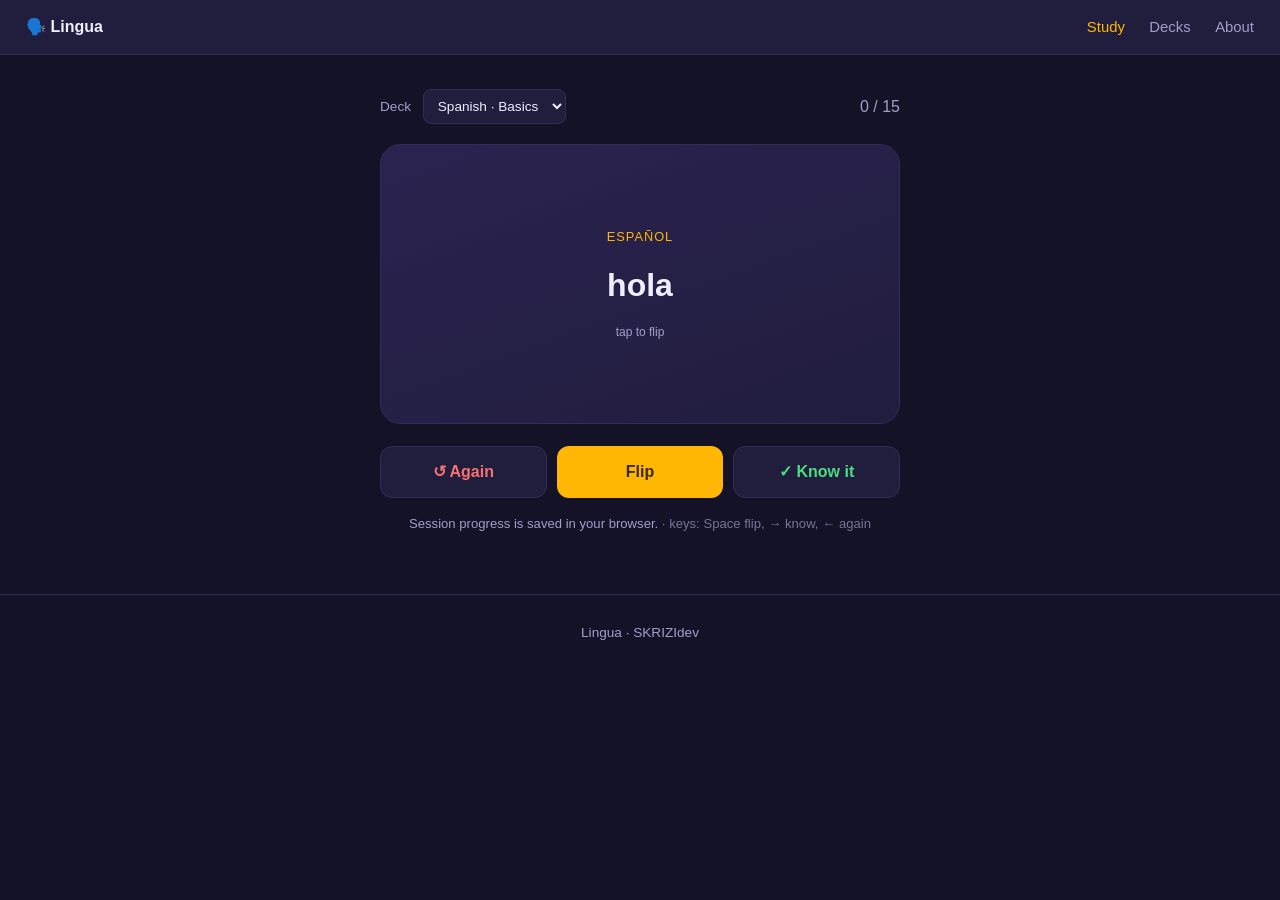
<file: index.html>
<!DOCTYPE html>
<html lang="en">
<head>
<meta charset="UTF-8">
<meta name="viewport" content="width=device-width, initial-scale=1.0">
<title>Lingua — Flashcards for Language Learning</title>
<link rel="stylesheet" href="css/style.css">
</head>
<body>
<header class="topbar">
  <a class="brand" href="index.html">🗣️ Lingua</a>
  <nav>
    <a href="index.html" class="active">Study</a>
    <a href="decks.html">Decks</a>
    <a href="about.html">About</a>
  </nav>
</header>
<main class="study">
  <div class="deckbar">
    <label>Deck
      <select id="deck"></select>
    </label>
    <span class="counter" id="counter">0 / 0</span>
  </div>

  <div class="card" id="card">
    <div class="inner">
      <div class="face front"><span class="lang" id="frontLang"></span><p id="front">Pick a deck to begin</p><small>tap to flip</small></div>
      <div class="face back"><span class="lang">English</span><p id="back"></p><small>tap to flip</small></div>
    </div>
  </div>

  <div class="controls">
    <button class="btn again" onclick="grade(false)">↺ Again</button>
    <button class="btn flip" onclick="flip()">Flip</button>
    <button class="btn know" onclick="grade(true)">✓ Know it</button>
  </div>
  <p class="hint">Session progress is saved in your browser.</p>
</main>
<footer class="foot">Lingua · SKRIZIdev</footer>
<script src="js/data.js"></script>
<script src="js/ui.js"></script>
<script src="js/study.js"></script>
</body>
</html>
</file>
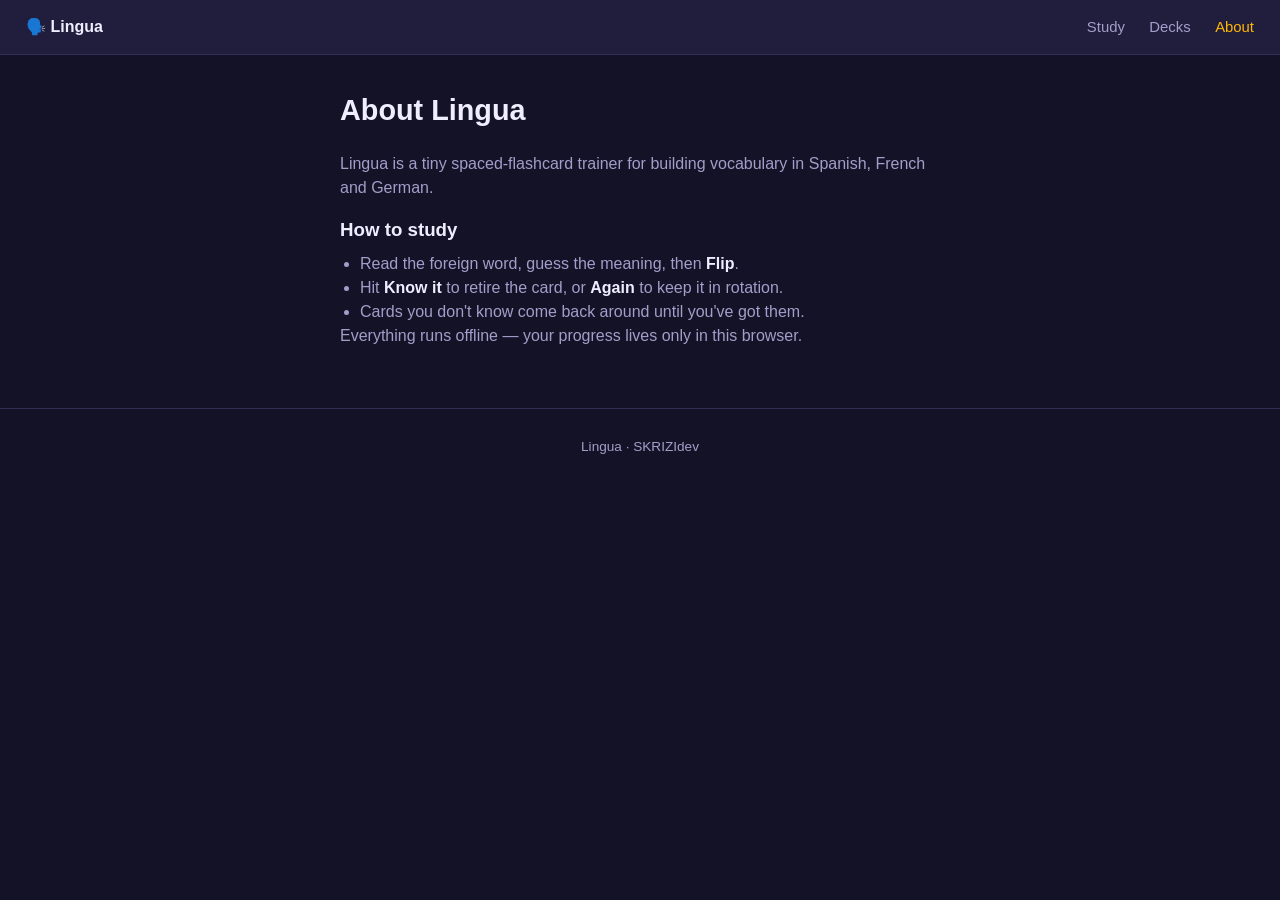
<file: about.html>
<!DOCTYPE html>
<html lang="en">
<head>
<meta charset="UTF-8">
<meta name="viewport" content="width=device-width, initial-scale=1.0">
<title>About — Lingua</title>
<link rel="stylesheet" href="css/style.css">
</head>
<body>
<header class="topbar">
  <a class="brand" href="index.html">🗣️ Lingua</a>
  <nav>
    <a href="index.html">Study</a>
    <a href="decks.html">Decks</a>
    <a href="about.html" class="active">About</a>
  </nav>
</header>
<main class="wrap">
  <h1 class="page-title">About Lingua</h1>
  <section class="prose">
    <p>Lingua is a tiny spaced-flashcard trainer for building vocabulary in Spanish, French and German.</p>
    <h3>How to study</h3>
    <ul>
      <li>Read the foreign word, guess the meaning, then <b>Flip</b>.</li>
      <li>Hit <b>Know it</b> to retire the card, or <b>Again</b> to keep it in rotation.</li>
      <li>Cards you don't know come back around until you've got them.</li>
    </ul>
    <p>Everything runs offline — your progress lives only in this browser.</p>
  </section>
</main>
<footer class="foot">Lingua · SKRIZIdev</footer>
</body>
</html>
</file>
<file: css/style.css>
:root{
  --bg:#141227; --panel:#211d3d; --line:#332c57; --txt:#f0edff; --muted:#a49dc9;
  --accent:#ffb703; --green:#4ade80; --red:#f87171;
}
*{box-sizing:border-box;margin:0;padding:0}
body{font-family:-apple-system,BlinkMacSystemFont,"Segoe UI",Roboto,sans-serif;background:var(--bg);color:var(--txt);line-height:1.5}
a{color:inherit;text-decoration:none}
.topbar{display:flex;align-items:center;justify-content:space-between;padding:15px 26px;background:var(--panel);border-bottom:1px solid var(--line);position:sticky;top:0;z-index:10}
.brand{font-weight:700}
nav a{color:var(--muted);margin-left:20px;font-size:.93rem}
nav a:hover,nav a.active{color:var(--accent)}
.study{max-width:560px;margin:0 auto;padding:34px 20px 60px}
.deckbar{display:flex;justify-content:space-between;align-items:center;margin-bottom:20px}
label{color:var(--muted);font-size:.85rem}
select{font:inherit;margin-left:8px;background:var(--panel);color:var(--txt);border:1px solid var(--line);border-radius:8px;padding:8px 10px}
.counter{color:var(--muted);font-variant-numeric:tabular-nums}
.card{perspective:1200px;cursor:pointer;height:280px;margin-bottom:22px}
.inner{position:relative;width:100%;height:100%;transition:transform .5s;transform-style:preserve-3d}
.card.flipped .inner{transform:rotateY(180deg)}
.face{position:absolute;inset:0;backface-visibility:hidden;border-radius:20px;border:1px solid var(--line);display:flex;flex-direction:column;align-items:center;justify-content:center;gap:14px;padding:24px;text-align:center}
.front{background:linear-gradient(160deg,#2a2350,#211d3d)}
.back{background:linear-gradient(160deg,#3a2f1a,#2b2410);transform:rotateY(180deg)}
.face p{font-size:2rem;font-weight:700}
.lang{color:var(--accent);font-size:.8rem;letter-spacing:1px;text-transform:uppercase}
.face small{color:var(--muted);font-size:.75rem}
.controls{display:grid;grid-template-columns:1fr 1fr 1fr;gap:10px}
.btn{font:inherit;padding:13px;border-radius:12px;border:1px solid var(--line);background:var(--panel);color:var(--txt);cursor:pointer;font-weight:600}
.btn:hover{filter:brightness(1.1)}
.btn.flip{background:var(--accent);color:#3a2a00;border:none}
.btn.know{color:var(--green)} .btn.again{color:var(--red)}
.hint{color:var(--muted);font-size:.82rem;text-align:center;margin-top:16px}
.wrap{max-width:640px;margin:0 auto;padding:34px 20px 60px}
.page-title{font-size:1.8rem;margin-bottom:20px}
.deck-list{display:flex;flex-direction:column;gap:12px}
.deck-row{background:var(--panel);border:1px solid var(--line);border-radius:14px;padding:18px 20px}
.deck-row h3{margin-bottom:8px}
.deck-row .bar{height:8px;background:var(--bg);border-radius:5px;overflow:hidden;margin:8px 0 6px}
.deck-row .bar div{height:100%;background:linear-gradient(90deg,var(--accent),var(--green))}
.deck-row small{color:var(--muted)}
.prose{color:var(--muted)} .prose h3{color:var(--txt);margin:16px 0 8px} .prose ul{margin-left:20px} .prose b{color:var(--txt)}
.foot{text-align:center;color:var(--muted);padding:28px;font-size:.85rem;border-top:1px solid var(--line)}

/* ---- enhancements: animations, hints ---- */
@keyframes riseIn{from{opacity:0;transform:translateY(18px)}to{opacity:1;transform:none}}
@keyframes cardSwap{from{opacity:0;transform:translateY(14px) scale(.98)}to{opacity:1;transform:none}}
.study>*{opacity:0;animation:riseIn .5s ease both}
.study>*:nth-child(2){animation-delay:.08s}.study>*:nth-child(3){animation-delay:.16s}.study>*:nth-child(4){animation-delay:.24s}
.card:not(.flipped) .inner{animation:cardSwap .3s ease}
.btn{transition:transform .1s,filter .15s}.btn:active{transform:scale(.94)}
.controls .btn:hover{transform:translateY(-2px)}
.deck-row{opacity:0;animation:riseIn .5s ease both}
.deck-row:nth-child(2){animation-delay:.1s}.deck-row:nth-child(3){animation-delay:.2s}
.deck-row .bar div{transition:width .6s cubic-bezier(.2,.9,.3,1)}
.hint::after{content:' · keys: Space flip, → know, ← again';opacity:.7}
</file>
